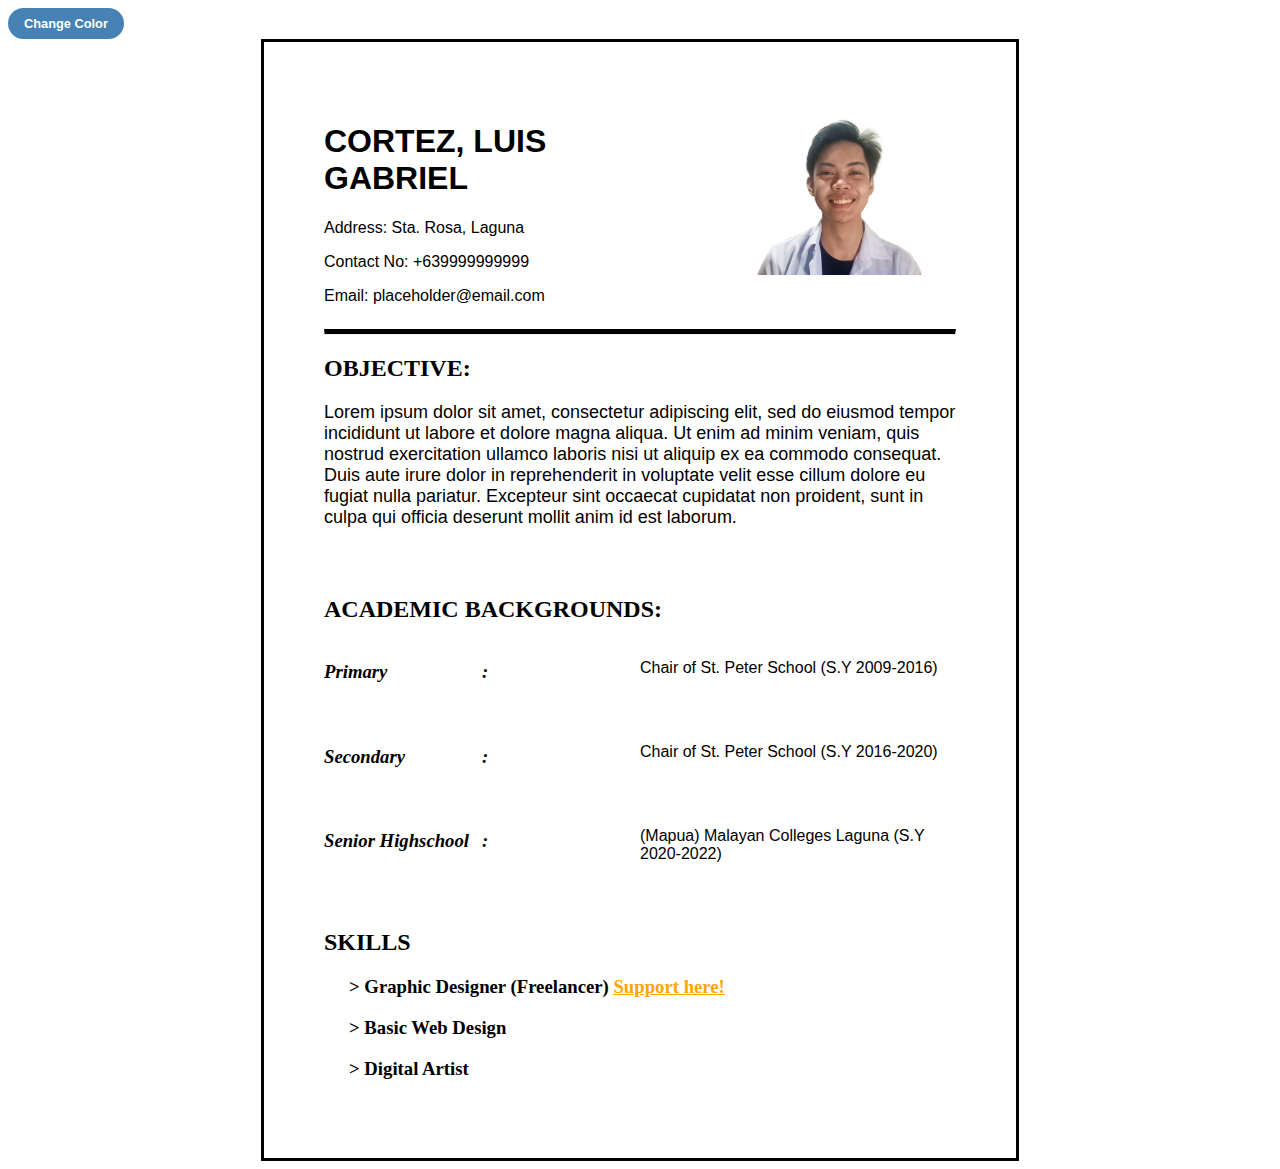
<file: index.html>
<!DOCTYPE html>
<html lang="en">
<head>
    <meta charset="UTF-8">
    <meta name="viewport" content="width=device-width, initial-scale=1.0">
    <link rel="stylesheet" href="index.css">
    <title>Document</title>
</head>
<body>
    <div class="button1">
        <button type="button" onclick="changeColor()">Change Color</button>
    </div>
    <div class="container" id="holder">
        <!--<header>-->
        <div class="header">
            <div class="column" id="C1">
            <h1>CORTEZ, LUIS GABRIEL</h1>
            <p>Address: Sta. Rosa, Laguna</p>
            <p>Contact No: +639999999999</p>
            <p>Email: placeholder@email.com</p>
            </div>
            <div class="column" id="C2">
                <img src="pic.jpg">
            </div>
        </div>
        <!--</header>-->
        
        <!-- OBJECTIVE -->
        <nav><hr class="solid" id="separate"></nav>
        <div class="section" id="S1">
            <section id="SS1">
                <h2>OBJECTIVE:</h2>
                <p>Lorem ipsum dolor sit amet, consectetur adipiscing elit, sed do eiusmod tempor incididunt ut labore et dolore magna aliqua. Ut enim ad minim veniam, quis nostrud exercitation ullamco laboris nisi ut aliquip ex ea commodo consequat. Duis aute irure dolor in reprehenderit in voluptate velit esse cillum dolore eu fugiat nulla pariatur. Excepteur sint occaecat cupidatat non proident, sunt in culpa qui officia deserunt mollit anim id est laborum.</p>
            </section>
        </div>

        <!-- ACAD BACK -->
        <div class="section2label">
            <h2>ACADEMIC BACKGROUNDS:</h2>
            <div class="row1">  
                <div class="column1" id="SC1"><h3><i>Primary</i></h3></div>
                <div class="column2" id="SC2"><h3><i>:</i></h3></div>
                <div class="column3" id="SC3"><p>Chair of St. Peter School (S.Y 2009-2016)</p></div>
            </div>
            <div class="row2">
                <div class="column1" id="SC1"><h3><i>Secondary</i></h3></div>
                <div class="column2" id="SC2"><h3><i>:</i></h3></div>
                <div class="column3" id="SC3"><p>Chair of St. Peter School (S.Y 2016-2020)</p></div>
            </div>
            <div class="row3">
                <div class="column1" id="SC1"><h3><i>Senior Highschool</i></h3></div>
                <div class="column2" id="SC2"><h3><i>:</i></h3></div>
                <div class="column3" id="SC3"><p>(Mapua) Malayan Colleges Laguna (S.Y 2020-2022)</p></div>
            </div>
        </div>

        <!-- SKILLS SECTION -->
        <div class="skills">
            <h2>SKILLS</h2>
            <h3>> Graphic Designer (Freelancer) <a href="https://www.instagram.com/h4des.create/">Support here!</a></h3>
            <h3>> Basic Web Design</h3>
            <h3>> Digital Artist</h3>
        </div>
    </div>
    <script>
        function changeColor() {
            var holder = document.getElementById("holder");
            var navHr = document.querySelector("nav hr");
    
            var currentColor = window.getComputedStyle(holder, null).getPropertyValue('background-color');
    
            if (currentColor === 'rgb(255, 255, 255)') {
                holder.style.backgroundColor = "#2a3852";
                holder.style.color = "#fff";
                navHr.style.borderColor = "#fff";
            } else {
                holder.style.backgroundColor = "#fff";
                holder.style.color = "#000";
                navHr.style.borderColor = "#000";
            }
        }
    </script>
</body>
</html>
</file>
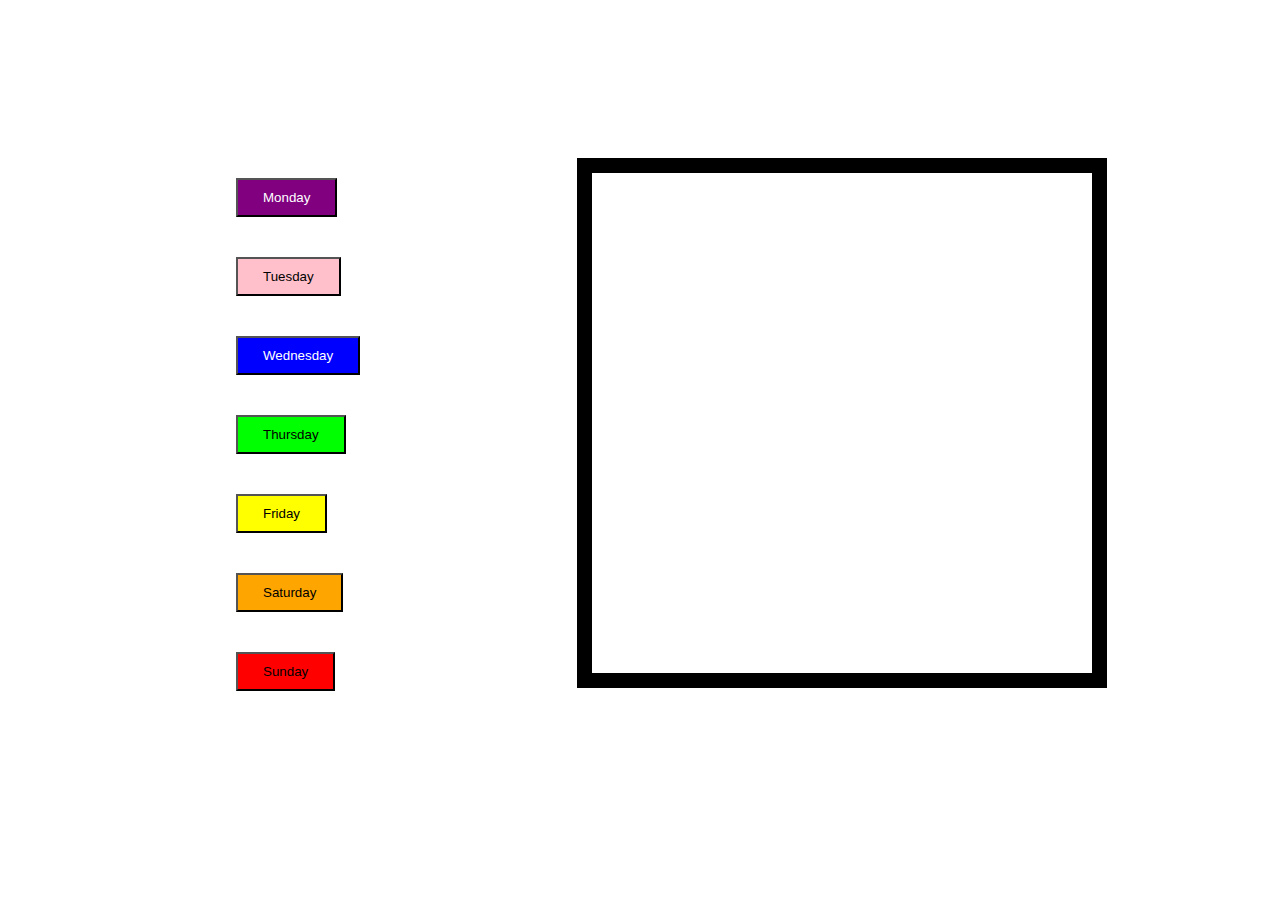
<file: S2/box.html>
<!DOCTYPE html>
<html lang="en">
<head>
    <meta charset="UTF-8">
    <meta name="viewport" content="width=device-width, initial-scale=1.0">
    <title>Document</title>
    <link rel="stylesheet" href="box.css">
    <script src="box.js"></script>
</head>
<body>
    <div class="buttons">
        <div class="container">
            <button class="b1" onclick="purple()">Monday</button>
            <button class="b2" onclick="pink()">Tuesday</button>
            <button class="b3" onclick="blue()">Wednesday</button>
            <button class="b4" onclick="lime()">Thursday</button>
            <button class="b5" onclick="yellow()">Friday</button>
            <button class="b6" onclick="orange()">Saturday</button>
            <button class="b7" onclick="red()">Sunday</button>
        </div>
    </div>
    <div class="boxes">
        <div id="box0"></div>
        <div id="box1"></div>
    </div>
</body>
</html>

<!--LUIS CORTEZ-->
</file>
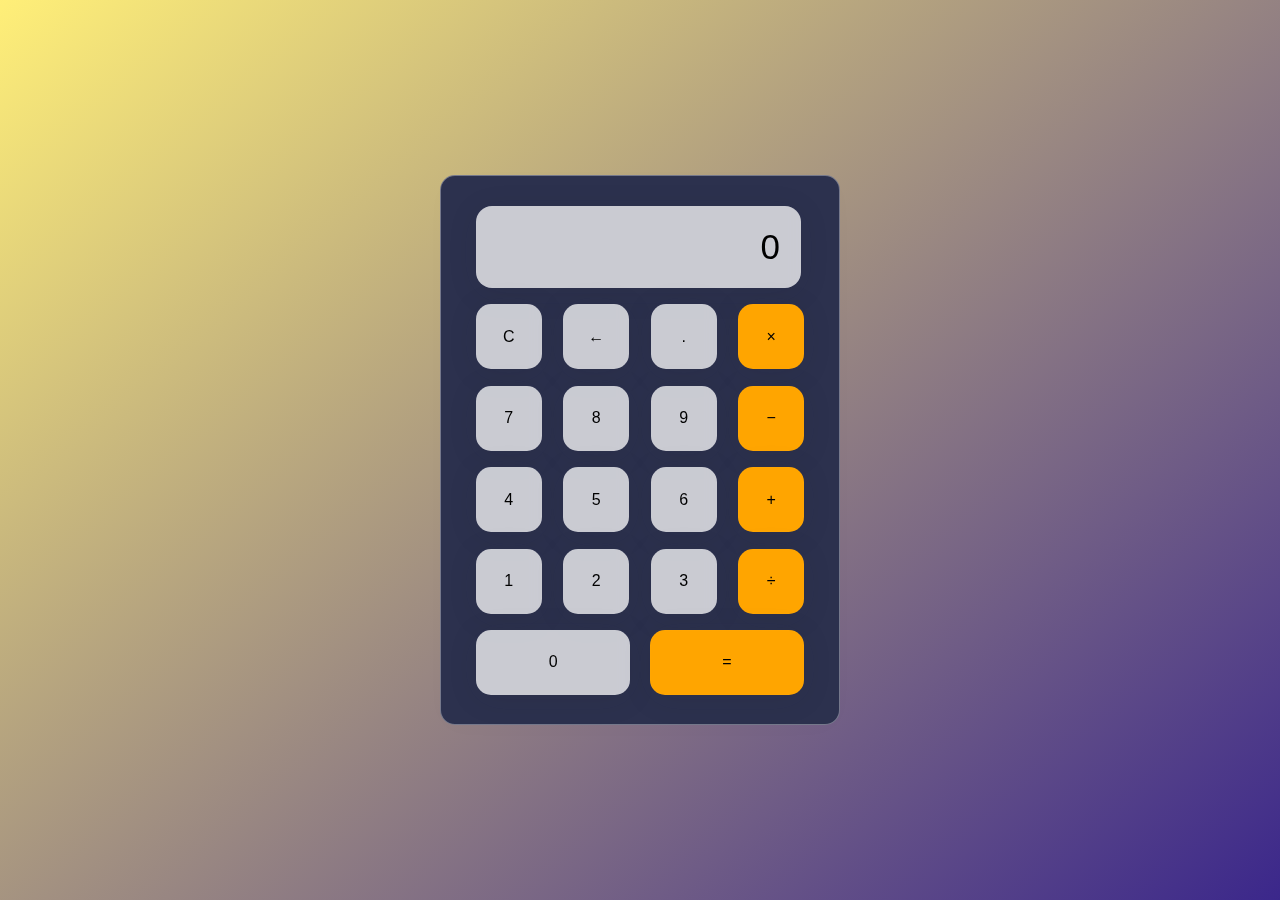
<file: S3/calculator.html>
<!DOCTYPE html>
<html lang="en">
<head>
    <meta charset="UTF-8">
    <meta name="viewport" content="width=device-width, initial-scale=1.0">
    <link rel="stylesheet" href="calculator.css">
    <title>Calculator Cortez</title>
</head>
<body>
    <div class="wrapper">
        <section class="screen">
            0
        </section>
        <section class="calc-buttons">
            <div class="calc-button-row">
                <button class="calc-button">C</button>
                <button class="calc-button">&larr;</button>
                <button class="calc-button">.</button>
                <button class="calc-button">&times;</button>
            </div>

            <div class="calc-button-row">
                <button class="calc-button">7</button>
                <button class="calc-button">8</button>
                <button class="calc-button">9</button>
                <button class="calc-button">&minus;</button>
            </div>

            <div class="calc-button-row">
                <button class="calc-button">4</button>
                <button class="calc-button">5</button>
                <button class="calc-button">6</button>
                <button class="calc-button">&plus;</button>
            </div>
            <div class="calc-button-row">
                <button class="calc-button">1</button>
                <button class="calc-button">2</button>
                <button class="calc-button">3</button>
                <button class="calc-button">&divide;</button>
            </div>
            <div class="calc-button-row">
                <button class="calc-button double">0</button>
                <button class="calc-button double">&equals;</button>
            </div>
        </section>
    </div>
    <script src="calculator.js"></script>
</body>
</html>
</file>
<file: index.css>
body {
    background-color: #fff;
}

button {
    color: #fff;
    background-color: steelblue;
    padding: 0.5rem 1rem;
    border: none;
    outline: none;
    border-radius: 20px;
    font-size: 0.8rem;
    font-weight: bold;
    cursor: pointer;
}

button:hover {
    background-color: orange;
    scale: 25px;
}

.container {
    margin: auto;
    width: 50%;
    border-style: solid;
    border-color: black;
    padding: 60px;
}

/*HEADER*/
.header h1, p{
    font-family: Arial, Helvetica, sans-serif;
}

a, a:active, a:visited, a:hover{
    color: orange;
}

.header:after {
    content: "";
    display: flex;
    clear: both;
}

#C1 /*COLUMN*/{
    float: left;
    width: 50%;
}

#C2 /*COLUMN*/{
    float: right;
    width: 50%;
}

img {
    width: 230px;
    height: auto;
    float: right;
    margin-top: auto;
}

/*DIVDER*/
hr.solid {
    border-top: 5px solid #000;
}

/*OBJECTIVE*/
.container .section{
    justify-content: center;
    margin: auto;
    padding-bottom: 30px;
}

.container .section p{
    font-size: 18px;
}

/*ACAD BACKGROUND*/
.row1:after, .row2::after, .row3::after{
    content: "";
    display: flex;
    clear: both;
    padding-bottom: 25px;
}

.row3 {
    margin-bottom: 25px;
}

#SC1 {
    float: left;
    width: 25%;
}

#SC2 {
    float: left;
    width: 25%;
}

#SC3 {
    float: left;
    width: 50%;
}

/*SKILLS*/
.skills h3{
    margin-left: 25px;
}
</file>
<file: S2/box.css>
/* LUIS CORTEZ */

.buttons {
    margin: auto;
    width: 75%;
}

.buttons .container {
    float: left;
    margin-top: 100px;
    width: 10%;
    padding: 50px;
}

button {
    margin: 20px;
    padding: 10px;
}

button:hover {
    transform: scale(1.3);
}

button:active {
    transform: scale(0.9);
}

.b1 {
    background-color: purple;
    color: white;
    padding-left: 25px;
    padding-right: 25px;
}

.b2 {
    background-color: pink;
    color: black;
    padding-left: 25px;
    padding-right: 25px;
}

.b3 {
    background-color: blue;
    color: white;
    padding-left: 25px;
    padding-right: 25px;
}

.b4 {
    background-color: lime;
    color: black;
    padding-left: 25px;
    padding-right: 25px;
}

.b5 {
    background-color: yellow;
    color: black;
    padding-left: 25px;
    padding-right: 25px;
}

.b6 {
    background-color: orange;
    color: black;
    padding-left: 25px;
    padding-right: 25px;
}

.b7 {
    background-color: red;
    color: black;
    padding-left: 25px;
    padding-right: 25px;
}

/* BUTTON HANDLES */

.boxes {
    width: 10%;
    margin: auto;
}

#box0 {
    position: absolute;
    margin-top: 150px;
    float: right;
    width: 500px;
    height: 500px;
    border: 15px solid white;
    animation: pull 2s ease;
}

#box1 {
    position: absolute;
    margin-top: 150px;
    float: right;
    width: 500px;
    height: 500px;
    border: 15px solid black;
    animation: drop 2s ease;
    z-index: 1;
}

/* BOXES ANIMATION */

@keyframes drop{
    from {
        top: -700px;
    }
    to {
        top: 8px;
    }
    /* 100%{transform: translateY(750px)} */
}

@keyframes pull{
    from {
        top: 8px;
    }
    to {
        top: -800px;
    }
    /* 100%{transform: translateY(-750px)} */
  }

/* ANIMATION HANDLE */
</file>
<file: S3/calculator.css>
html {
    box-sizing: border-box;
    height: 100%;
}

*, *::before, *::after {
    box-sizing: inherit;
    margin: 0;
    pad: 0;
}

body {
    align-items: center;
    background: linear-gradient(320deg, rgb(59, 39, 139), #ffef78);
    display: flex;
    font-family: Verdana, Geneva, Tahoma, sans-serif;
    font-display: swap;
    height: inherit;
    justify-content: center;
}

.wrapper {
    backdrop-filter: blur(5.5px);
    -webkit-backdrop-filter: blur(5.5px);
    border-radius: 15px;
    box-shadow: 0 4px 30px rgba(35,35,35, 0.01);
    color: black;
    backdrop-filter: blur(4px);
    -webkit-backdrop-filter: blur(4px);
    background: rgb(44, 49, 78);
    border: 1px solid rgba(255,255,255, 0.35);
    flex-basis: 400px;
    height: 550px;
    padding: 30px 35px;
}

.screen {
    backdrop-filter: blur(5.5px);
    -webkit-backdrop-filter: blur(5.5px);
    background: rgba(255,255,255,0.75);
    border: 1px solid rgba(255,255,255, 0.01);
    border-radius: 16px;
    box-shadow: 0 5px 30px rgba(35,35,35,0.1);
    color: black;
    font-size: 35px;
    overflow: auto;
    padding: 20px;
    text-align: right;
    width: 325px;
}

.calc-button-row {
    display: flex;
    justify-content: space-between;
    margin: 5% 0;
}

.calc-button {
    backdrop-filter: blur(5.5px);
    -webkit-backdrop-filter: blur(5.5px);
    background: rgba(255,255,255, 0.75);
    border: 1px solid rgba(255,255,255, 0.01);
    border-radius: 15px;
    box-shadow: 0 4px 30px rgba(35,35,35,0.1);
    color: black;
    flex-basis: 20%;
    font-family: Verdana, Geneva, Tahoma, sans-serif;
    font-size: inherit;
    height: 65px;
}

.calc-button:last-child{
    backdrop-filter: blur(5.5px);
    -webkit-backdrop-filter: blur(5.5px);
    background: rgba(255,255,255, 0.75);
    border: 1px solid rgba(255,255,255, 0.01);
    border-radius: 15px;
    box-shadow: 0 4px 30px rgba(35,35,35,0.1);
    color: black;
    background: orange;
}

.calc-button:last-child:hover{
    background-color: orangered;
    color: inherit;
}

.calc-button:hover{
    background-color: white;
}

.calc-button:active, .calc-button:last-child:active {
    background-color: inherit;
}

.double {
    flex-basis: 47%;
}
</file>
